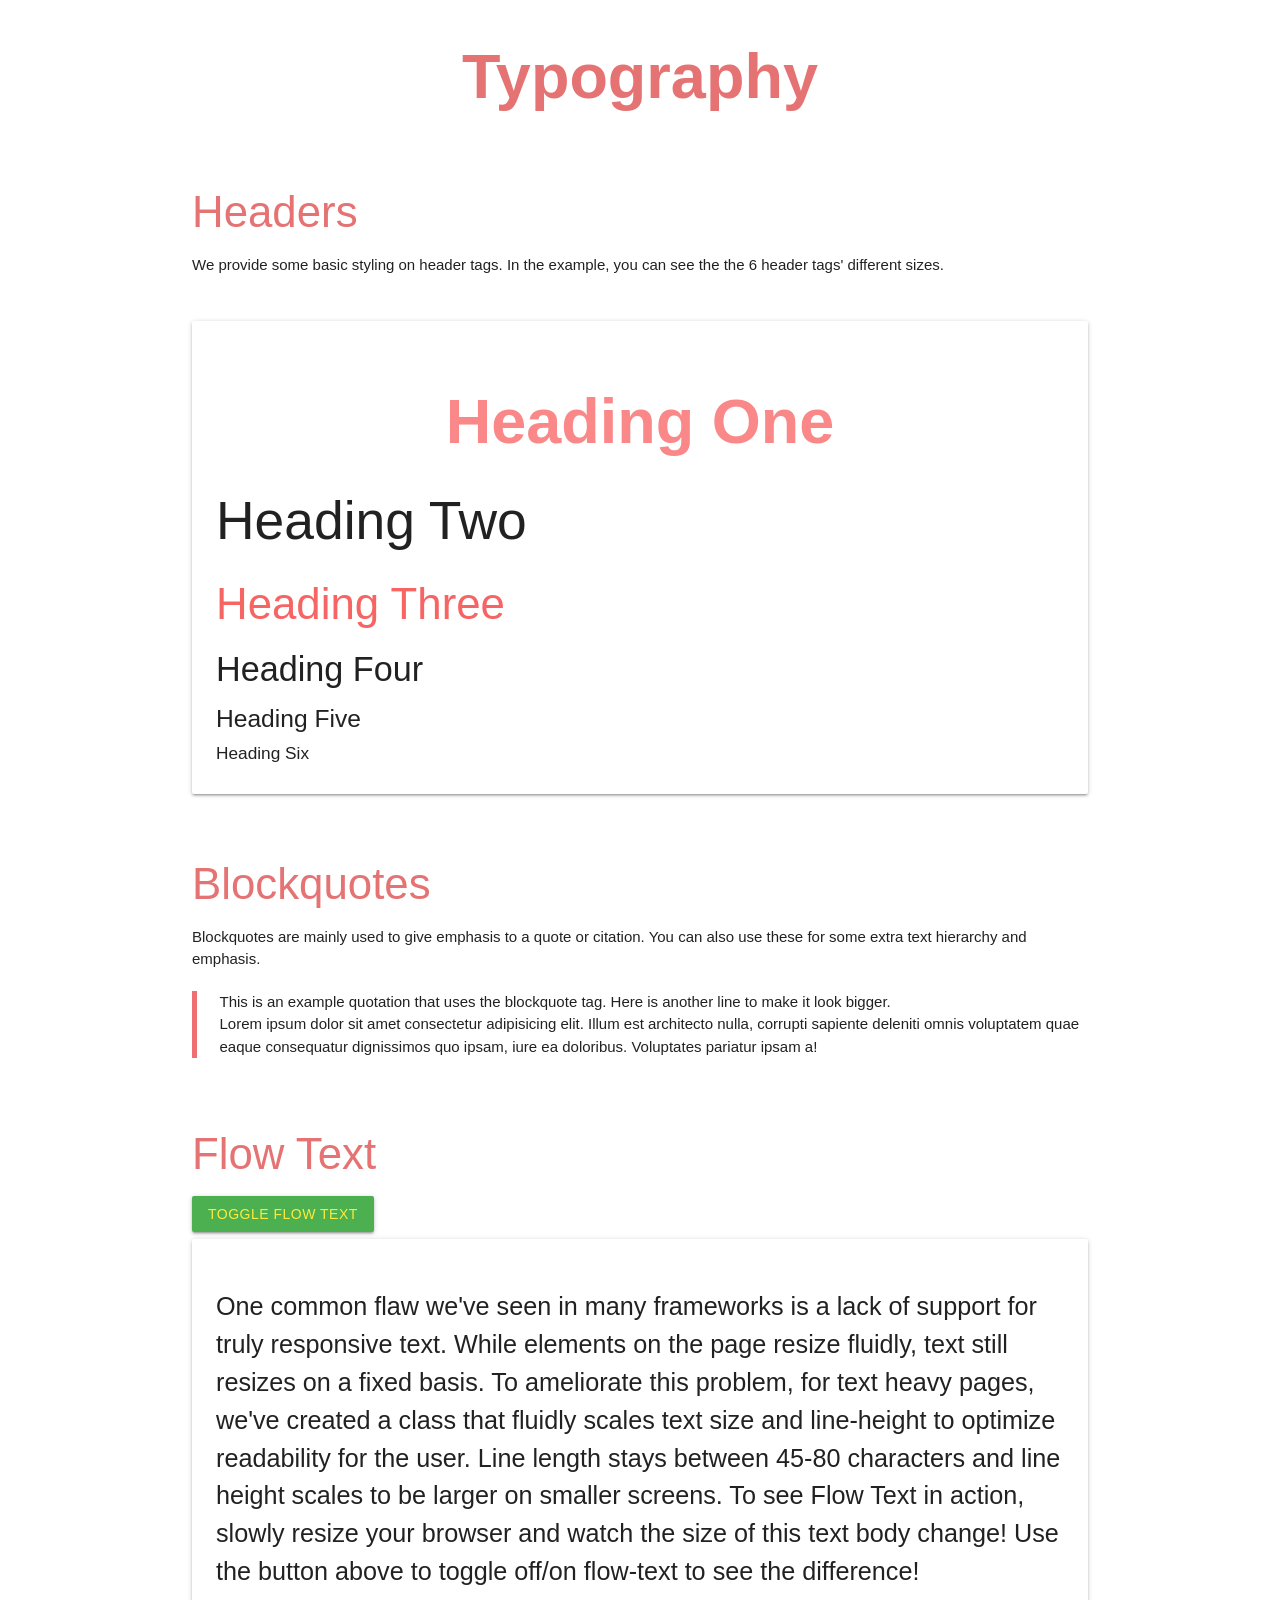
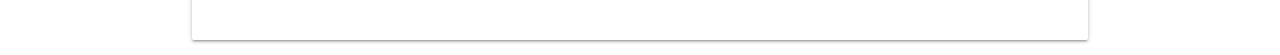
<file: index.html>
<!DOCTYPE html>
<html lang="en">
<head>
    <meta charset="UTF-8">
    <meta name="viewport" content="width=device-width, initial-scale=1.0">
    <!-- Compiled and minified CSS -->
    <link rel="stylesheet" href="https://cdnjs.cloudflare.com/ajax/libs/materialize/1.0.0/css/materialize.min.css">
    <link rel="stylesheet" href="style.css">
    <title>Colors & Typography</title>
</head>
<body>
    <h1 class="center red-text text-lighten-2">Typography</h1>
    <div class=""></div>

    <br>
    <div class="container">
        <h3 class="red-text text-lighten-2">Headers</h3>
        <p>We provide some basic styling on header tags. In the example, you can see the the 6 header tags' different sizes.</p>

        <br>
    <div class="card-panel">
        <h1>Heading One</h1>
        <h2>Heading Two</h2> 
        <h3>Heading Three</h3> 
        <h4>Heading Four</h4>     
        <h5>Heading Five</h5>     
        <h6>Heading Six</h6>
         </div>
         <br>
         <h3 class="red-text text-lighten-2">Blockquotes</h3>
         <p>Blockquotes are mainly used to give emphasis to a quote or citation. You can also use these for some extra text hierarchy and emphasis.</p>

<blockquote>This is an example quotation that uses the blockquote tag.
    Here is another line to make it look bigger. 
    <br>
    Lorem ipsum dolor sit amet consectetur adipisicing elit. Illum est architecto nulla, corrupti sapiente deleniti omnis voluptatem quae eaque consequatur dignissimos quo ipsam, iure ea doloribus. Voluptates pariatur ipsam a!</blockquote>



        <br>    
        <h3 class="red-text text-lighten-2">Flow Text</h3>
        <button class="btn green yellow-text">Toggle flow text</button>
        <div class="card-panel">
            <p class="flow-text">One common flaw we've seen in many frameworks is a lack of support for truly responsive text. While elements on the page resize fluidly, text still resizes on a fixed basis. To ameliorate this problem, for text heavy pages, we've created a class that fluidly scales text size and line-height to optimize readability for the user. Line length stays between 45-80 characters and line height scales to be larger on smaller screens.

                To see Flow Text in action, slowly resize your browser and watch the size of this text body change! Use the button above to toggle off/on flow-text to see the difference!</p>
        </div>


     <!-- Compiled and minified JavaScript -->
     <script src="https://cdnjs.cloudflare.com/ajax/libs/materialize/1.0.0/js/materialize.min.js"></script>
</body>
</html>
</file>
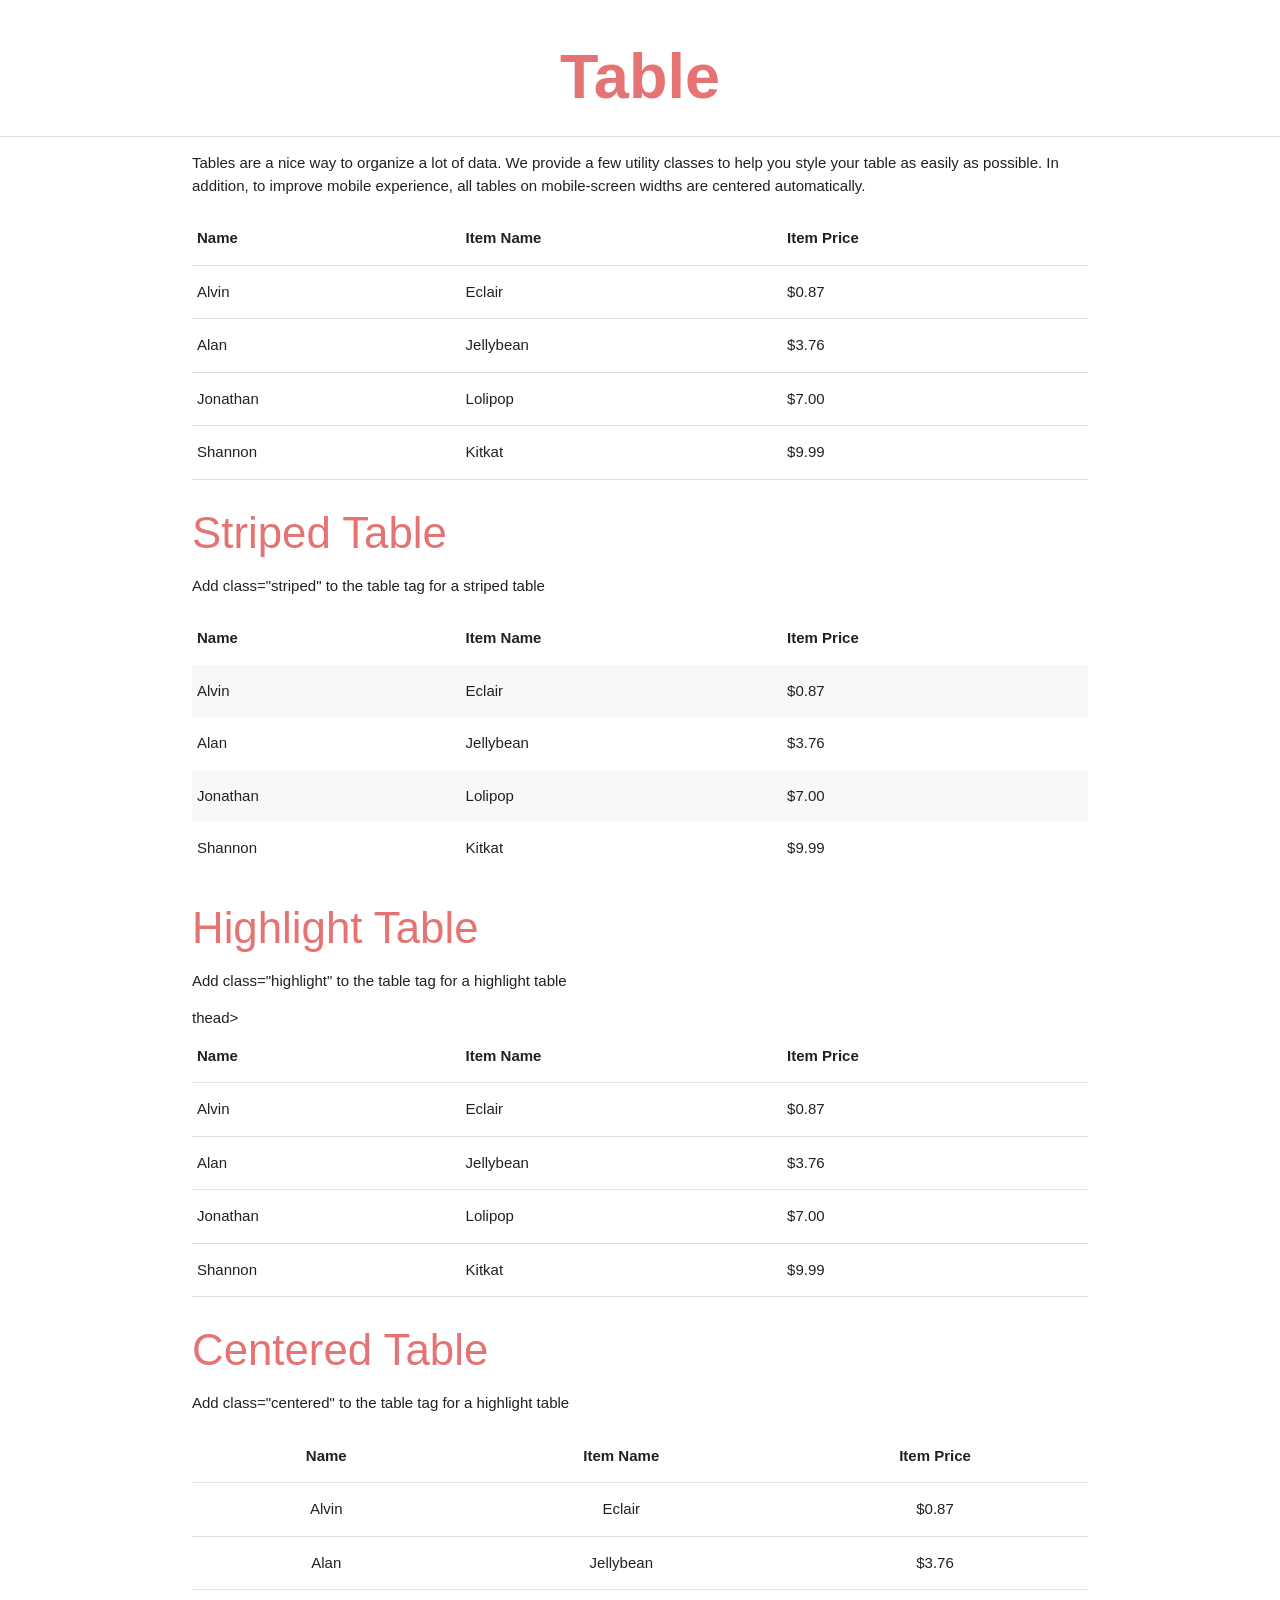
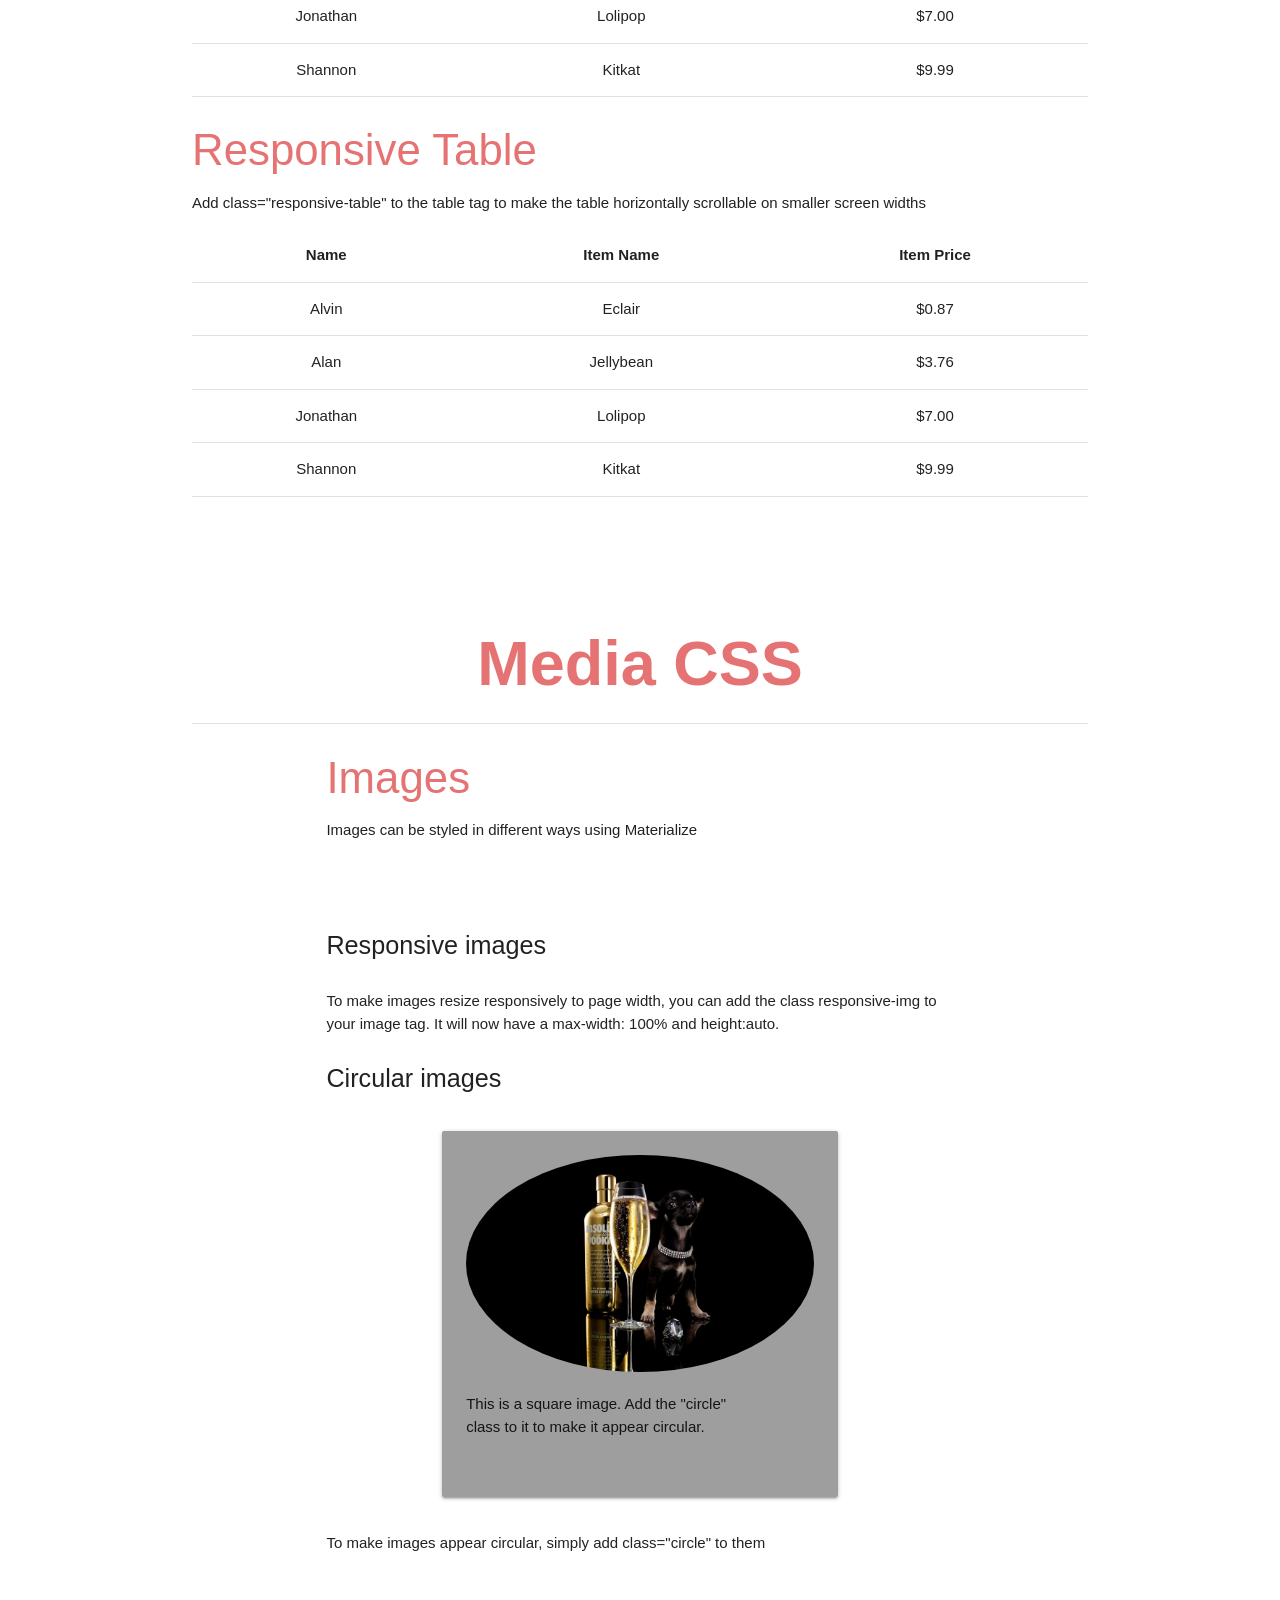
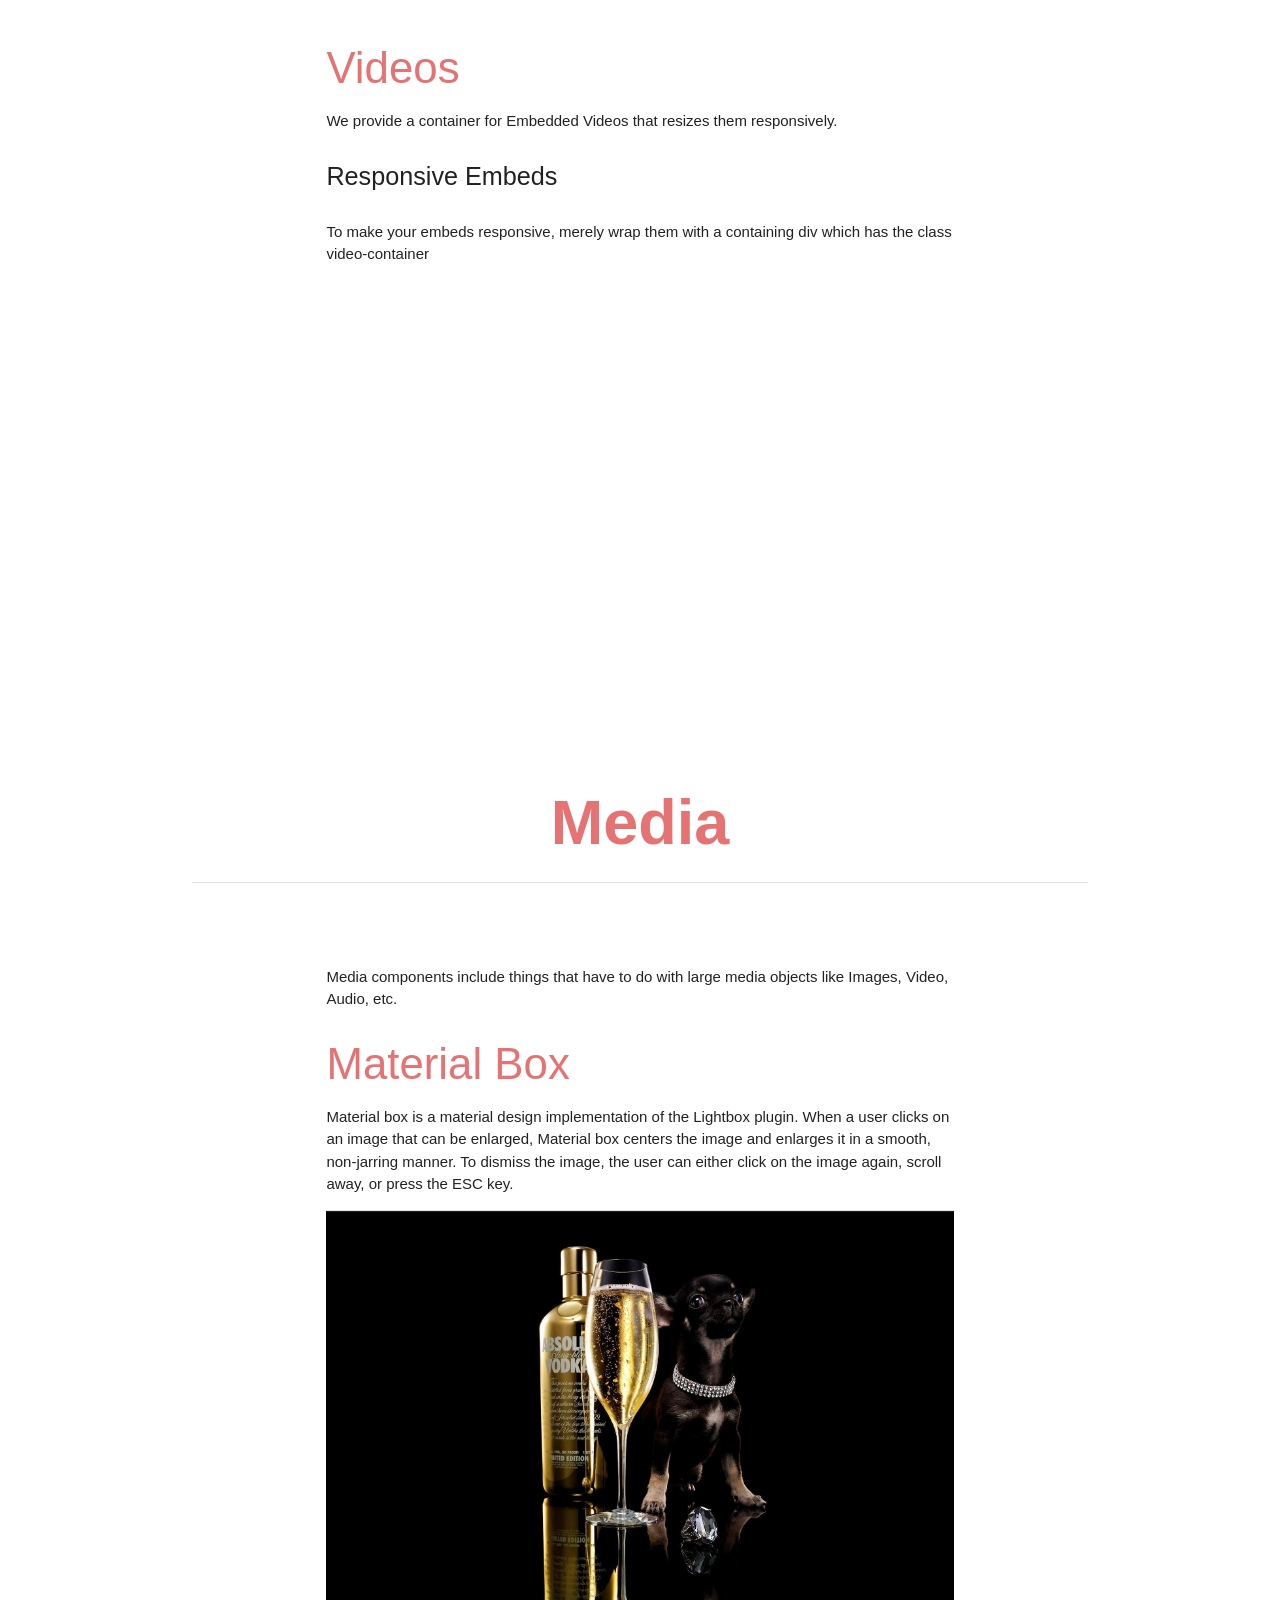
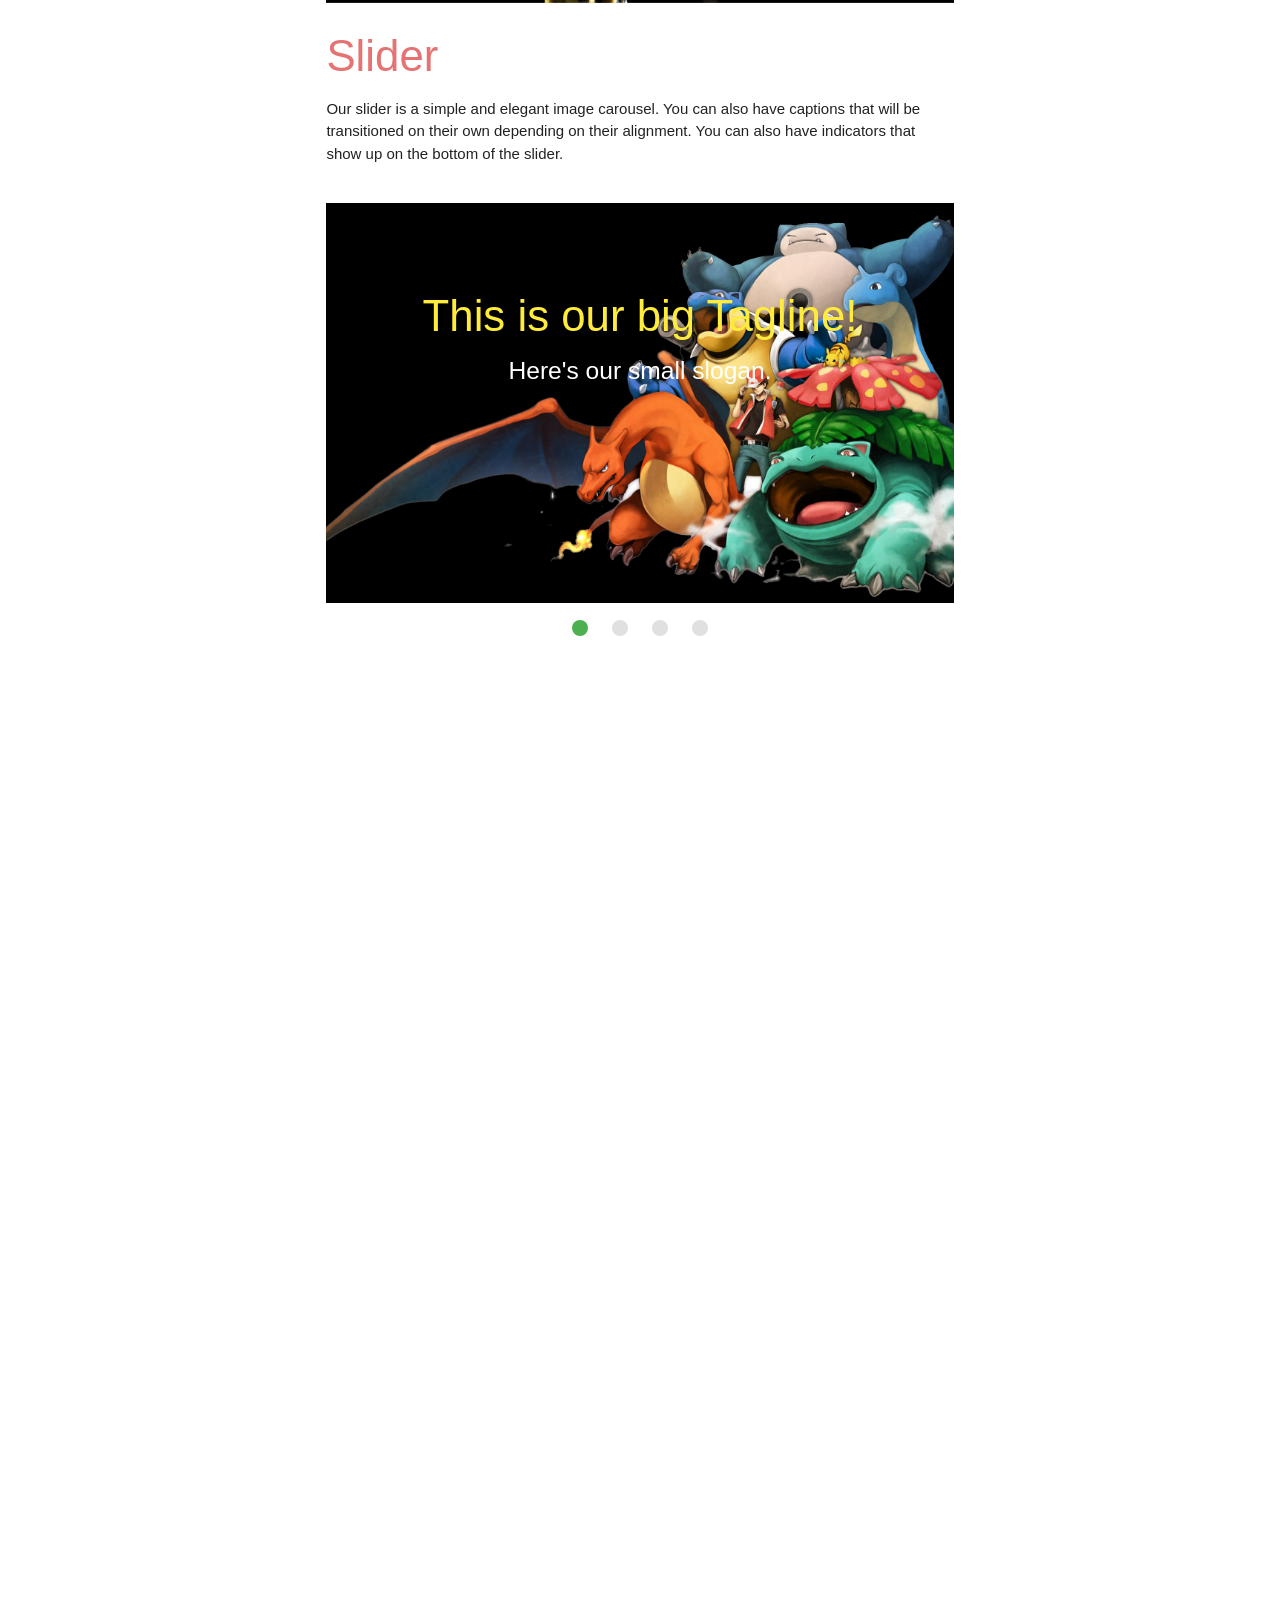
<file: table-media.html>
<!DOCTYPE html>
<html lang="en">
<head>
    <meta charset="UTF-8">
    <meta name="viewport" content="width=device-width, initial-scale=1.0">
    <!-- Compiled and minified CSS -->
    <link rel="stylesheet" href="https://cdnjs.cloudflare.com/ajax/libs/materialize/1.0.0/css/materialize.min.css">
    <link rel="stylesheet" href="style.css">
    <title>Table & Media</title>
</head>
<body>

    <h1 class="red-text text-lighten-2 center">Table</h1>
      <div class="divider"></div>

<div class="container">
    <p>Tables are a nice way to organize a lot of data. We provide a few utility classes to help you style your table as easily as possible. In addition, to improve mobile experience, all tables on mobile-screen widths are centered automatically.</p>
    <table>
        <thead>
             <tr> 
                <th>Name</th>
                <th>Item Name</th>
                <th>Item Price</th>
             </tr>
        </thead>

        <tbody>
            <tr>
                <td>Alvin</td>
                <td>Eclair</td>
                <td>$0.87</td>
            </tr>
            <tr>
                <td>Alan</td>
                <td>Jellybean</td>
                <td>$3.76</td>
            </tr>
            <tr>
                <td>Jonathan</td>
                <td>Lolipop</td>
                <td>$7.00</td>
             </tr>
             <tr>
                <td>Shannon</td>
                <td>Kitkat</td>
                <td>$9.99</td>
             </tr>

        

             
             </div>
        </tbody>
    </table>
            <div>
                <h3 class="red-text text-lighten-2">Striped Table</h3>
                <p>Add class="striped" to the table tag for a striped table</p>
                <table class="striped">
                    <thead>
                         <tr> 
                            <th>Name</th>
                            <th>Item Name</th>
                            <th>Item Price</th>
                         </tr>
                    </thead>
            
                    <tbody>
                        <tr>
                            <td>Alvin</td>
                            <td>Eclair</td>
                            <td>$0.87</td>
                        </tr>
                        <tr>
                            <td>Alan</td>
                            <td>Jellybean</td>
                            <td>$3.76</td>
                        </tr>
                        <tr>
                            <td>Jonathan</td>
                            <td>Lolipop</td>
                            <td>$7.00</td>
                         </tr>
                         <tr>
                            <td>Shannon</td>
                            <td>Kitkat</td>
                            <td>$9.99</td>
                         </tr>
            
                    
            
                         
                         </div>
                    </tbody>
                </table>
     
        </table>
    </table>
    <div>
        <h3 class="red-text text-lighten-2">Highlight Table</h3>
        <p>Add class="highlight" to the table tag for a highlight table</p>
        <table class="highlight">
            thead>
                 <tr> 
                    <th>Name</th>
                    <th>Item Name</th>
                    <th>Item Price</th>
                 </tr>
            </thead>
    
            <tbody>
                <tr>
                    <td>Alvin</td>
                    <td>Eclair</td>
                    <td>$0.87</td>
                </tr>
                <tr>
                    <td>Alan</td>
                    <td>Jellybean</td>
                    <td>$3.76</td>
                </tr>
                <tr>
                    <td>Jonathan</td>
                    <td>Lolipop</td>
                    <td>$7.00</td>
                 </tr>
                 <tr>
                    <td>Shannon</td>
                    <td>Kitkat</td>
                    <td>$9.99</td>
                 </tr>
        </table>
        <div>
            <h3 class="red-text text-lighten-2">Centered Table</h3>
            <p>Add class="centered" to the table tag for a highlight table</p>
            <table class="centered">
                <thead>
                     <tr> 
                        <th>Name</th>
                        <th>Item Name</th>
                        <th>Item Price</th>
                     </tr>
                </thead>
        
                <tbody>
                    <tr>
                        <td>Alvin</td>
                        <td>Eclair</td>
                        <td>$0.87</td>
                    </tr>
                    <tr>
                        <td>Alan</td>
                        <td>Jellybean</td>
                        <td>$3.76</td>
                    </tr>
                    <tr>
                        <td>Jonathan</td>
                        <td>Lolipop</td>
                        <td>$7.00</td>
                     </tr>
                     <tr>
                        <td>Shannon</td>
                        <td>Kitkat</td>
                        <td>$9.99</td>
                     </tr>
            </table>
        </div>
        <div>
            <h3 class="red-text text-lighten-2">Responsive Table</h3>
            <p>Add class="responsive-table" to the table tag to make the table horizontally scrollable on smaller screen widths</p>
            <table class="highlight centered responsive-table">
                <thead>
                     <tr> 
                        <th>Name</th>
                        <th>Item Name</th>
                        <th>Item Price</th>
                     </tr>
                </thead>
        
                <tbody>
                    <tr>
                        <td>Alvin</td>
                        <td>Eclair</td>
                        <td>$0.87</td>
                    </tr>
                    <tr>
                        <td>Alan</td>
                        <td>Jellybean</td>
                        <td>$3.76</td>
                    </tr>
                    <tr>
                        <td>Jonathan</td>
                        <td>Lolipop</td>
                        <td>$7.00</td>
                     </tr>
                     <tr>
                        <td>Shannon</td>
                        <td>Kitkat</td>
                        <td>$9.99</td>
                     </tr>
            </table>
             
                                 
                 </div>
            </tbody>
        </table>
    </table>
</div>
       <br><br><br><br>
       <h1 class="red-text text-lighten-2">Media CSS</h1>
             <div class="divider"></div>
       <div class="container">
         <h3 class="red-text text-lighten-2">Images</h3>
            <p>Images can be styled in different ways using Materialize</p> 

            <br><br>
            
            <p class="flow-text">Responsive images</p>
        <p>To make images resize responsively to page width, you can add the class responsive-img to your image tag. It will now have a max-width: 100% and height:auto.</p>
            <p class="flow-text">Circular images</p>

            <div class="row">
                <div class="col s12 m8 offset-m2 16 offset-13">
                    <div class="card-panel grey lighten-1z-depth-1">
                        <div class="row valign-wraper">
                            <div class="col s20">
                                <img src="images/bacardi.jpg" alt="" class="circle responsive-img"> 
                            </div>
                            <div class="col s10">
                              <span class="black-text"> </span>


                                <p>This is a square image. Add the "circle" class to it to make it appear circular.</p>
                            </span>
                            </div>
                        </div>
                    </div>
                </div>
            </div>
            <p>To make images appear circular, simply add class="circle" to them</p>

            <br><br>
<h3 class="red-text text-lighten-2">Videos</h3>
<p>We provide a container for Embedded Videos that resizes them responsively.</p>
<p class="flow-text">Responsive Embeds</p>
<p>To make your embeds responsive, merely wrap them with a containing div which has the class video-container</p>
<br><br><br>
<div class="video-container">
    <iframe width="467" height="830" src="https://www.youtube.com/embed/r1Z7R5h-Mis" title="Marketing Tactics" frameborder="0" allow="accelerometer; autoplay; clipboard-write; encrypted-media; gyroscope; picture-in-picture; web-share" allowfullscreen></iframe>
</div>
</div>
<br><br>
<h1 class="center red-text text-lighten-2">Media</h1>
<div class="divider"></div>
<div class="container">
    <br><br><br>
<p>Media components include things that have to do with large media objects like Images, Video, Audio, etc.</p>

<h3 class="red-text text-lighten-2">Material Box</h3>
<p>Material box is a material design implementation of the Lightbox plugin. When a user clicks on an image that can be enlarged, Material box centers the image and enlarges it in a smooth, non-jarring manner. To dismiss the image, the user can either click on the image again, scroll away, or press the ESC key.</p>
<img src="images/bacardi.jpg" alt="Absolute, champagne and dog" class="materialboxed responsive-img">
</div>

<div class="container">
    <h3 class="red-text text-lighten-2">Slider</h3>
    <p>Our slider is a simple and elegant image carousel. You can also have captions that will be transitioned on their own depending on their alignment. You can also have indicators that show up on the bottom of the slider.</p>



<br>
<!--Slider-->
<div class="slider">
     <ul class="slides">
    <li>
                <img src="images/Image2.jpeg" center alt="Pokemon">
                <div class="caption center-align">
                <h3 class="yellow-text">This is our big Tagline!</h3>
                <h5 class="yelllow-text text-lighten-3">Here's our small slogan.</h5></div>
    </li>
    <li>
        <img src="images/Image3.png" center alt="Pokemon">
        <div class="caption center-align">
            <h3 class="yellow-text">This is our big Tagline!</h3>
            <h5 class="yelllow-text text-lighten-3">Here's our small slogan.</h5></div>
</li>
<li>
    <img src="images/img4.jpg" center alt="Pokemon">
    <div class="caption center-align">
        <h3 class="yellow-text">This is our big Tagline!</h3>
        <h5 class="yelllow-text text-lighten-3">Here's our small slogan.</h5></div>
</li>
<li>
    <img src="images/img5.jpg" center alt="Pokemon">
    <div class="caption center-align">
        <h2 class="black">This is our big Tagline!</h2>
        <h5 class="yelllow-text text-lighten-3">Here's our small slogan.</h5></div>
</li>
</div></div>


<div style="height:1000px;"></div>
    
<!--  jquery cdn -->                     
<script src="https://code.jquery.com/jquery-3.7.1.min.js" integrity="sha256-/JqT3SQfawRcv/BIHPThkBvs0OEvtFFmqPF/lYI/Cxo=" crossorigin="anonymous"></script>          
    <!-- Compiled and minified JavaScript -->
    <script src="https://cdnjs.cloudflare.com/ajax/libs/materialize/1.0.0/js/materialize.min.js"></script>

    <script>
        $(document).ready(function(){
            //materialbox init
             $('.materialboxed').materialbox({
                inDuration: 1000, 
                outDuration: 1000});
            // Slider init
    $('.slider').slider();
  });
    </script>
</body>
</html>
</file>
<file: style.css>
h1 {
  color: rgb(250, 136, 136);
  text-align: center;
  font-weight: 700;
}


h3 {
  color: rgb(246, 100, 100);
}
.scrollspy-container {
   position: fixed;
   font-size: 20px;
}
</file>
